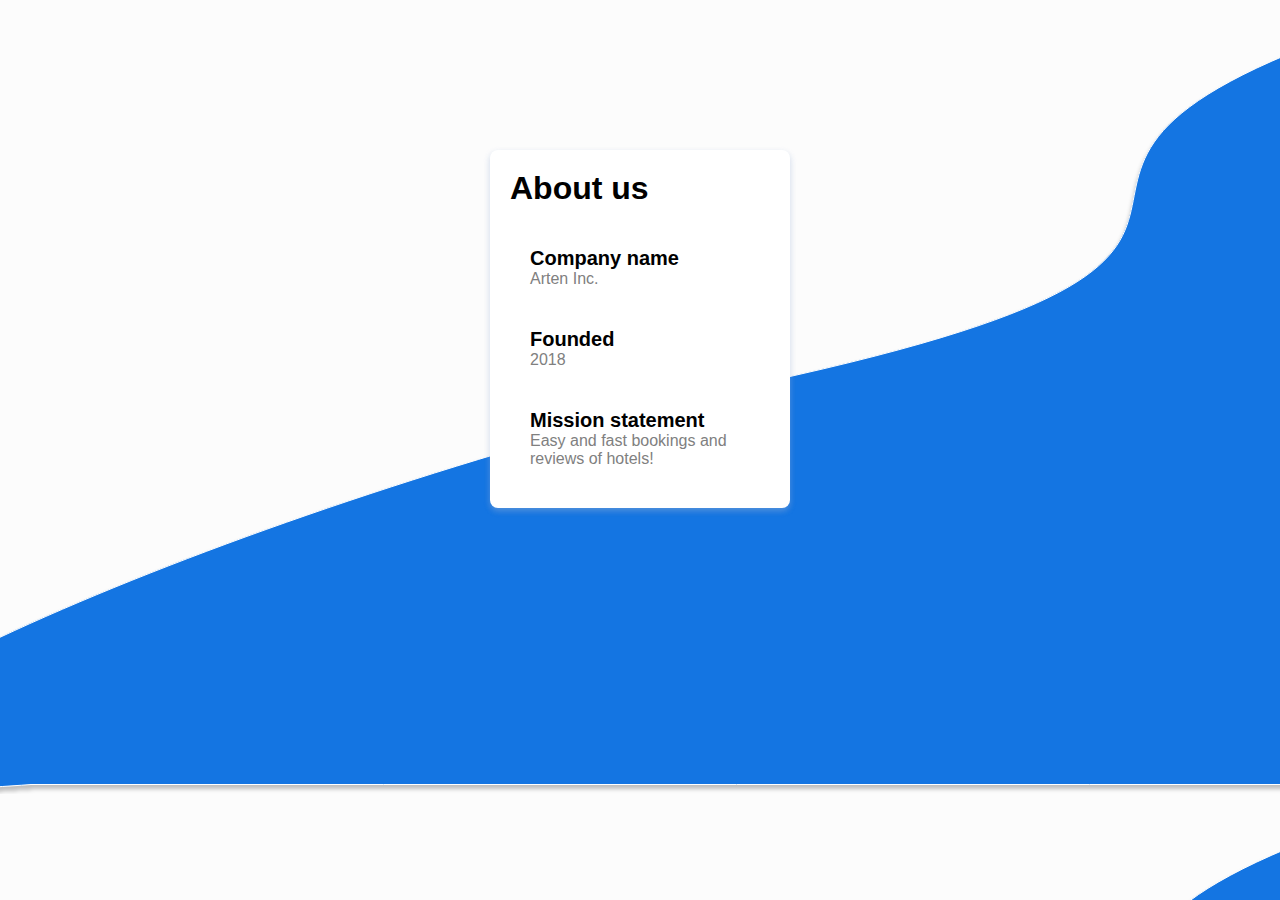
<file: html/aboutUs.html>
<!DOCTYPE html>
<html lang="en">

<head>
    <meta charset="utf-8" />
    <title>Arten - aboutUs</title>
    <meta name="viewport" content="width=device-width, initial-scale=1" />
    <link rel="stylesheet" type="text/css" media="screen" href="../style/aboutUs.css" />
    <link href="https://fonts.googleapis.com/css?family=Lato" rel="stylesheet" />
</head>

<body>
    <div class="AboutUs__main__container">
        <div class="main__content">
            <h1 class="main__content__header">About us</h1>
            <div class="main__content__input__container">
                <div class="content__container">
                    <h2 class="default__input__header">Company name</h2>
                    <p class="default_content_information">Arten Inc.</p>
                </div>
                <div class="content__container">
                    <h2 class="default__input__header">Founded</h2>
                    <p class="default_content_information">2018</p>
                </div>
                <div class="content__container">
                    <h2 class="default__input__header">Mission statement</h2>
                    <p class="default_content_information">Easy and fast bookings and reviews of hotels!</p>
                </div>

            </div>
        </div>

    </div>

</body>

</html>
</file>
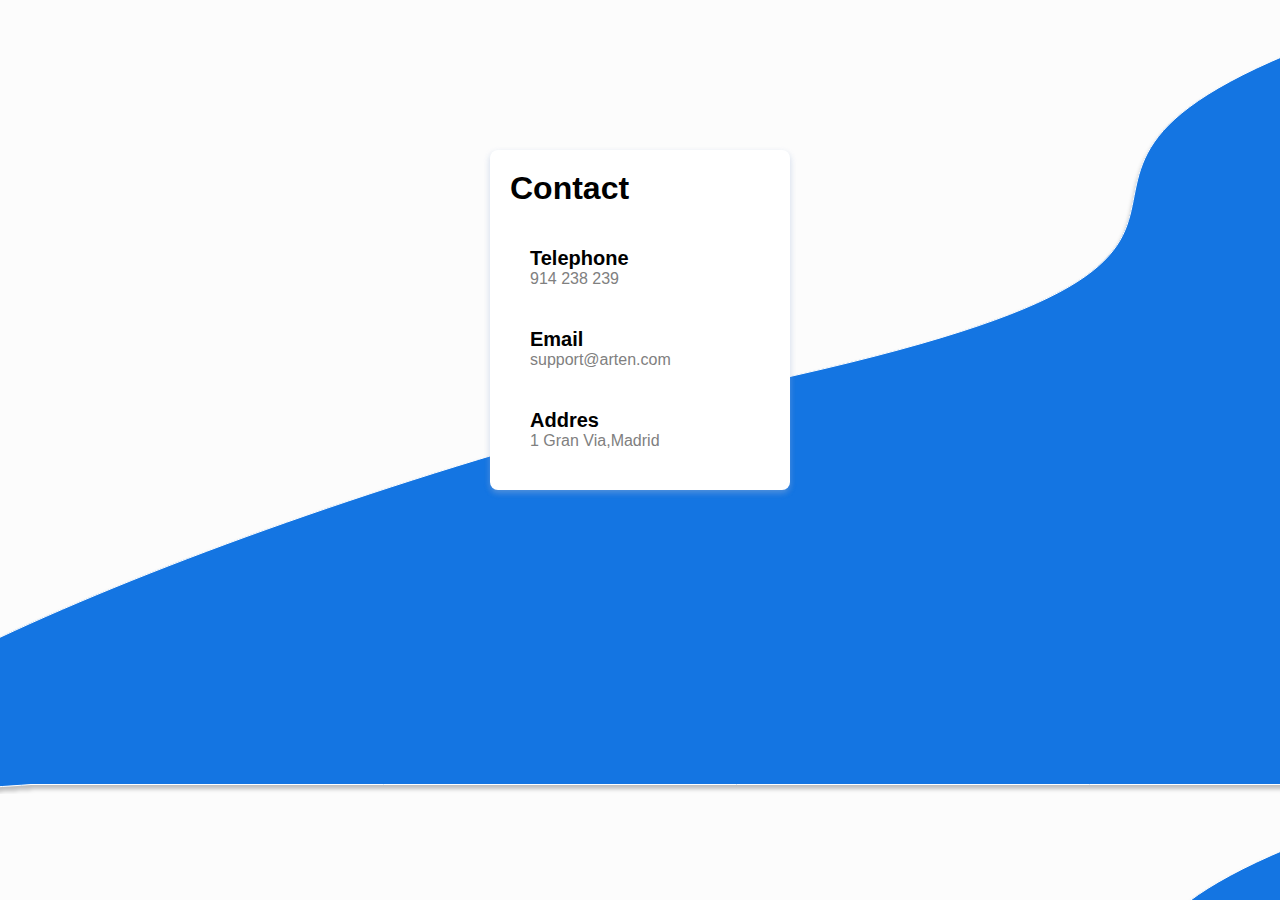
<file: html/help.html>
<!DOCTYPE html>
<html lang="en">

<head>
  <meta charset="utf-8" />
  <title>Arten - help</title>
  <meta name="viewport" content="width=device-width, initial-scale=1" />
  <link rel="stylesheet" type="text/css" media="screen" href="../style/help.css" />
  <link href="https://fonts.googleapis.com/css?family=Lato" rel="stylesheet" />
</head>

<body>
    <div class="Help__main__container">
        <div class="main__content">
            <h1 class="main__content__header">Contact</h1>
            <div class="main__content__input__container">
                <div class="content__container">
                    <h2 class="default__input__header">Telephone</h2>
                    <p class="default_content_information">914 238 239</p>
                </div>
                <div class="content__container">
                    <h2 class="default__input__header">Email</h2>
                    <p class="default_content_information">support@arten.com</p>
                </div>
                <div class="content__container">
                    <h2 class="default__input__header">Addres</h2>
                    <p class="default_content_information">1 Gran Via,Madrid</p>
                </div>
                 
            </div>
        </div> 
     
    </div>
  
</body>

</html>
</file>
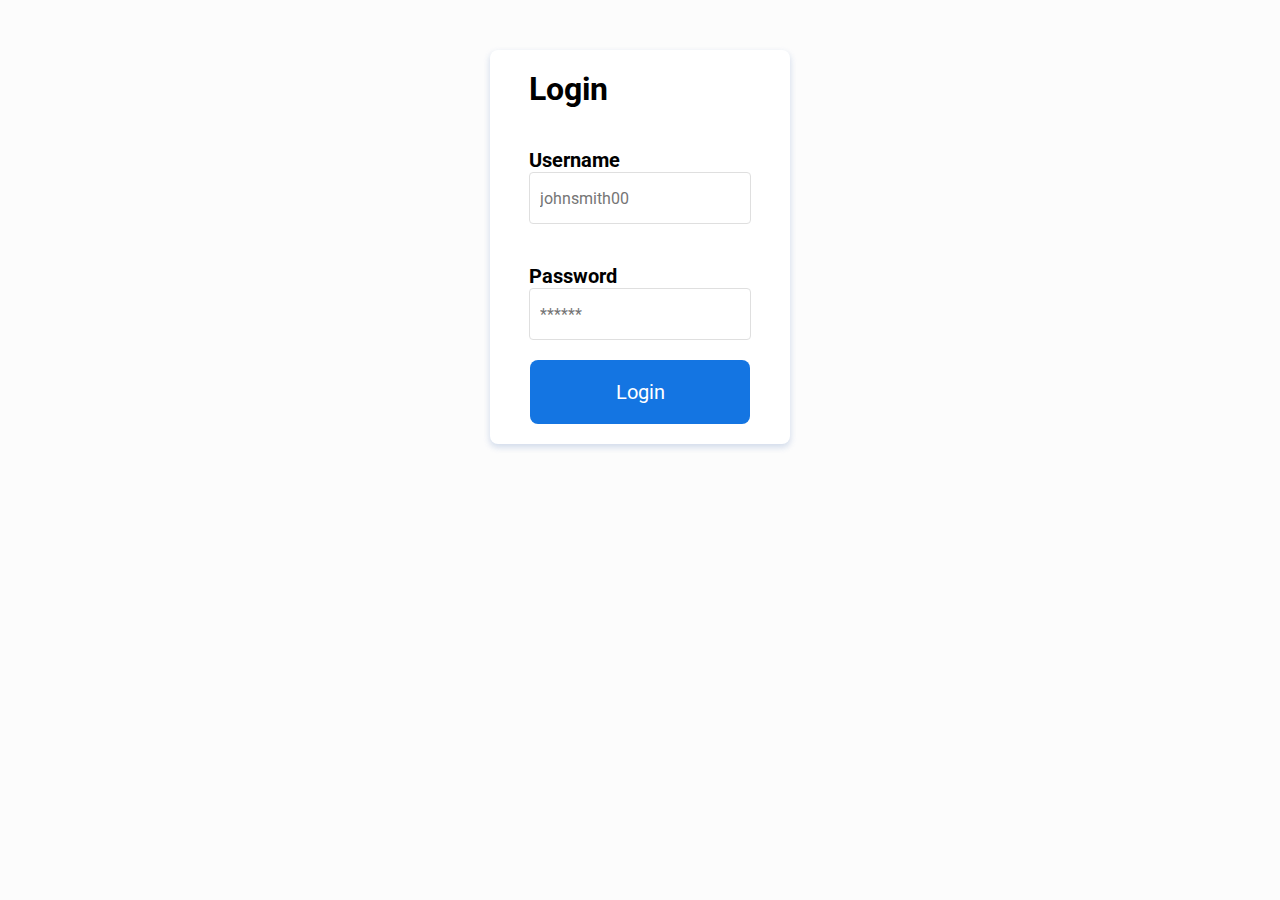
<file: html/login.html>
<!DOCTYPE html>
<html lang="en">

<head>
    <title>Register</title>
    <meta charset="utf-8" />
    <meta name="viewport" content="width=device-width, initial-scale=1">
    <link rel="stylesheet" type="text/css" media="screen" href="../style/main.css" />
    <link rel="stylesheet" type="text/css" media="screen" href="../style/login.css" />
    <link href="https://fonts.googleapis.com/css?family=Roboto:100,300,400,500,700" rel="stylesheet">
    <script src="https://ajax.googleapis.com/ajax/libs/jquery/3.3.1/jquery.min.js"></script>
    <script src="../js/login.js"></script>
</head>

<body>
    <div class="login__main__container">
        <form id="form__login" onsubmit="onFormSubmit()">
            <div class="main__content">
                <div class="main__content__inputs">
                    <h1 class="main__content__header">Login</h1>
                    <div class="main__content__input__container">
                        <p class="default__input__header">Username</p>
                        <input placeholder="johnsmith00" required name="username" class="default__input login__input" />
                    </div>
                    <div class="main__content__input__container">
                        <p class="default__input__header">Password</p>
                        <input placeholder="******" type="password" name="password" required class="default__input login__input" />
                    </div>
                </div>
                <div class="main__content__login__button">
                    <input type="submit" value="Login" class="main__content__login__submit" />
                </div>
            </div>
        </form>
    </div>


</body>

</html>
</file>
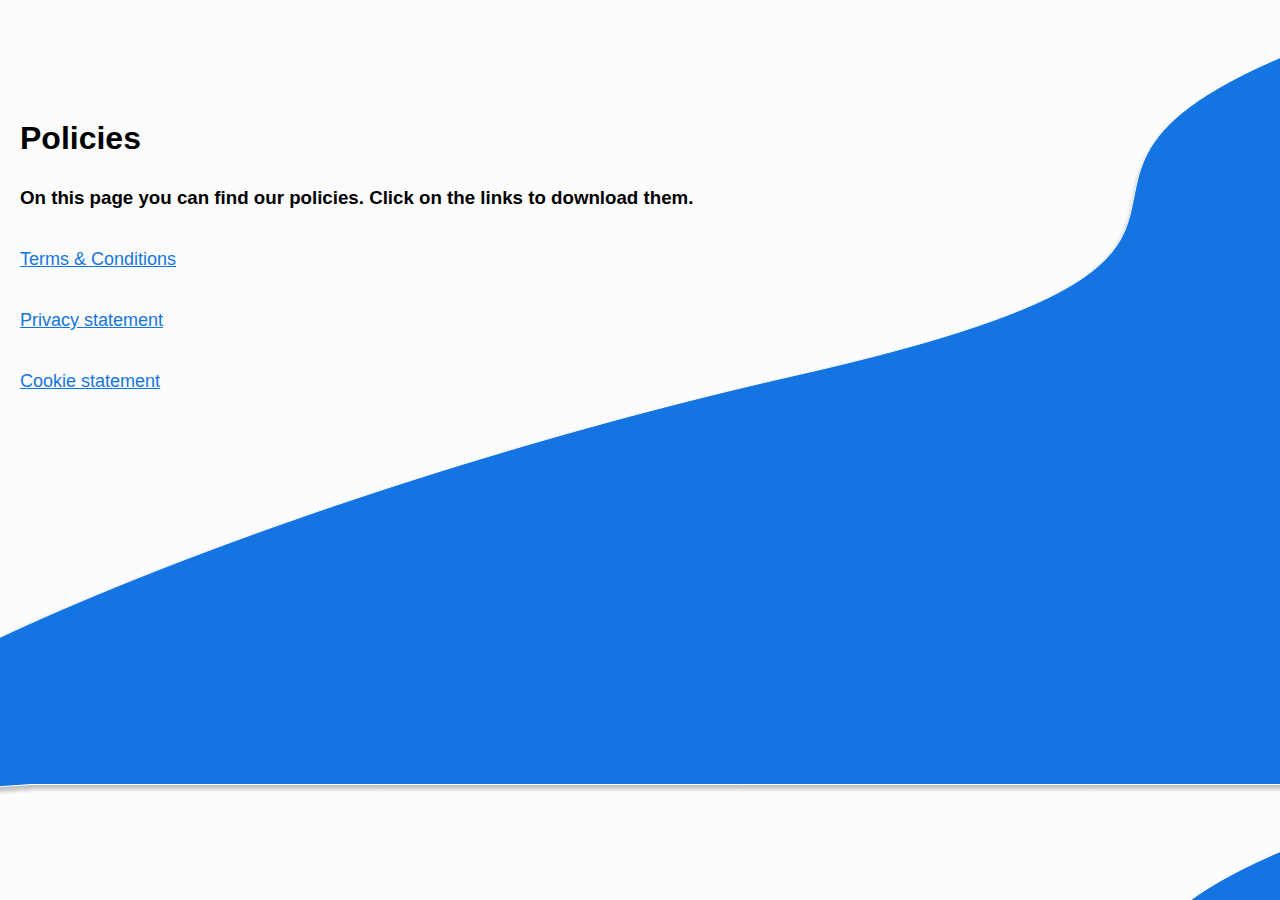
<file: html/policies.html>
<!DOCTYPE html>
<html lang="en">

<head>
    <meta charset="utf-8" />
    <title>Arten - Policies</title>
    <meta name="viewport" content="width=device-width, initial-scale=1" />
    <link rel="stylesheet" type="text/css" media="screen" href="../style/policies.css" />
    <link href="https://fonts.googleapis.com/css?family=Lato" rel="stylesheet" />
</head>

<body>
    <div class="policies__main__container">
        <h1 class="main__content__header">Policies</h1>
        <h3 class="policies__main__container__subheader">On this page you can find our policies. Click on the links to
            download them.</h2>
            <a class="policies__main__container__link" href="">Terms & Conditions</a>
            <a class="policies__main__container__link" href="">Privacy statement</a>
            <a class="policies__main__container__link" href="">Cookie statement</a>
    </div>

</body>

</html>
</file>
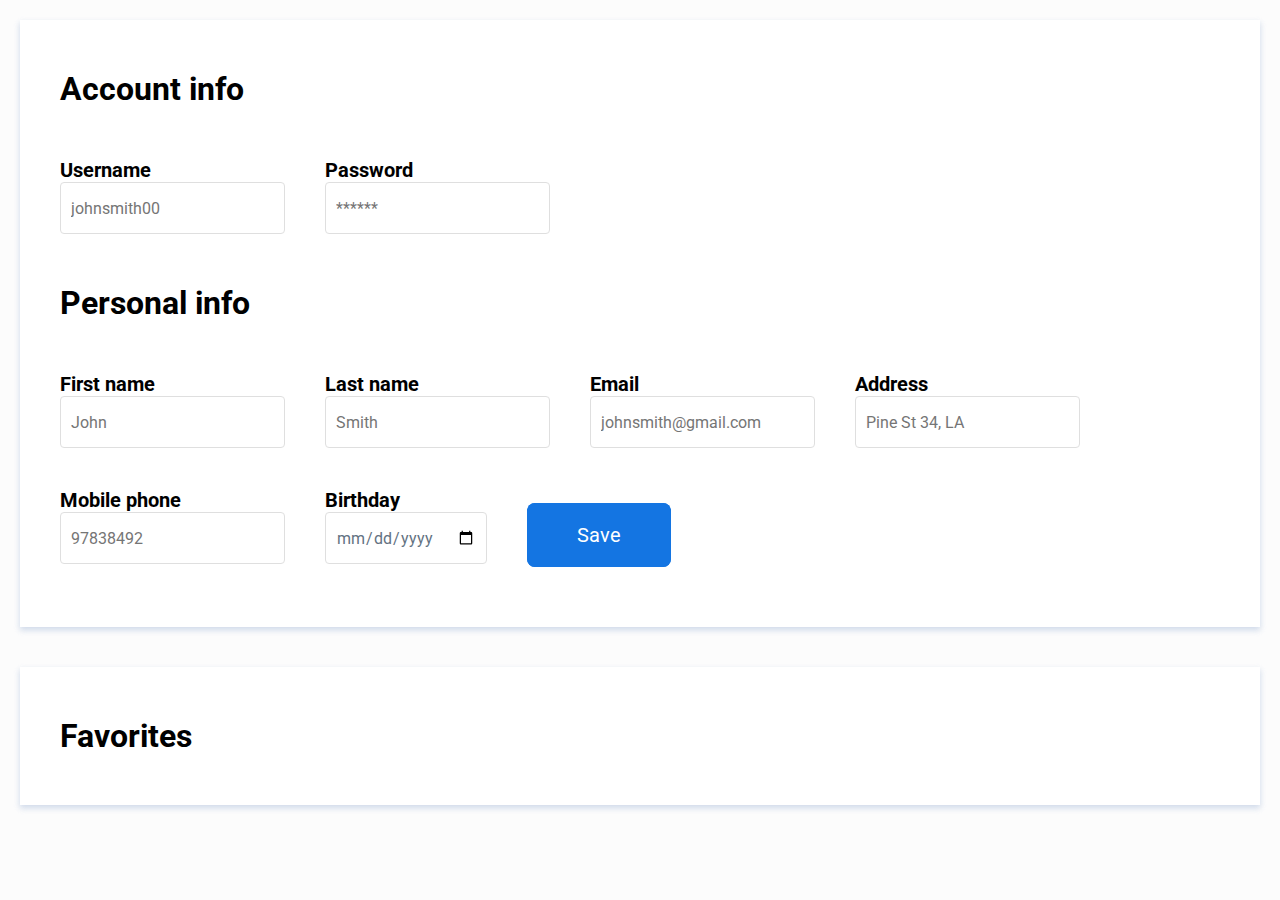
<file: html/profile.html>
<!DOCTYPE html>
<html lang="en">

<head>
    <title>Profile</title>
    <meta charset="utf-8" />
    <meta name="viewport" content="width=device-width, initial-scale=1">
    <link rel="stylesheet" type="text/css" media="screen" href="../style/profile.css" />
    <link rel="stylesheet" type="text/css" media="screen" href="../style/register.css" />
    <link rel="stylesheet" type="text/css" media="screen" href="../style/searchResults.css" />

    <link href="https://fonts.googleapis.com/css?family=Roboto:100,300,400,500,700" rel="stylesheet">
    <script src="https://ajax.googleapis.com/ajax/libs/jquery/3.3.1/jquery.min.js"></script>
    <script src="../js/profile.js"></script>
</head>

<body>
    <!-- PROFILE -->
    <div class="register__main__container">
        <div class="default__container">
            <form id="form__register" name="form__register" onsubmit="onFormSubmit()">
                <h1 class="main__content__header">Account info</h1>
                <div class="main__content__inputs">
                    <div class="main__content__input__container--noFlex">
                        <p class="default__input__header">Username</p>
                        <input placeholder="johnsmith00" required name="username" class="default__input" />
                    </div>
                    <div class="main__content__input__container--noFlex">
                        <p class="default__input__header">Password</p>
                        <input placeholder="******" type="password" name="password" required class="default__input"
                            pattern="[A-Za-z0-9][A-Za-z0-9][A-Za-z0-9][A-Za-z0-9][A-Za-z0-9][A-Za-z0-9][A-Za-z0-9][A-Za-z0-9]" />
                    </div>
                </div>
                <h1 class="main__content__header">Personal info</h1>
                <div class="main__content__inputs">
                    <div class="main__content__input__container--noFlex">
                        <p class="default__input__header">First name</p>
                        <input id="personal_info_first_name" placeholder="John" name="firstName" required class="default__input" />
                    </div>
                    <div class="main__content__input__container--noFlex">
                        <p class="default__input__header">Last name</p>
                        <input id="personal_info_last_name" placeholder="Smith" name="lastName" required class="default__input" />
                    </div>
                    <div class="main__content__input__container--noFlex">
                        <p class="default__input__header">Email</p>
                        <input id="personal_info_email" placeholder="johnsmith@gmail.com" name="email" required class="default__input" />
                    </div>
                    <div class="main__content__input__container--noFlex">
                        <p class="default__input__header">Address</p>
                        <input id="personal_info_address" placeholder="Pine St 34, LA" name="address" required class="default__input" />
                    </div>
                    <div class="main__content__input__container--noFlex">
                        <p class="default__input__header">Mobile phone</p>
                        <input id="personal_info_phone" type="number" placeholder="97838492" name="phone" class="default__input" />
                    </div>
                    <div class="main__content__input__container--noFlex">
                        <p class="default__input__header">Birthday</p>
                        <input id="personal_info_birthday" type="date" name="birthday" required class="default__input" />
                    </div>
                    <div class="main__content__input__container--noFlex">
                        <div class="main__content__save__button">
                            <input type="submit" value="Save" class="main__content__register__submit" />
                        </div>
                    </div>
                </div>
            </form>
        </div>
        <div class="default__container">
            <h1 class="main__content__header">Favorites</h1>
            <div class="main__content__favorites">
                <div class="containerItems">
                </div>
            </div>
        </div>
    </div>

</body>

</html>
</file>
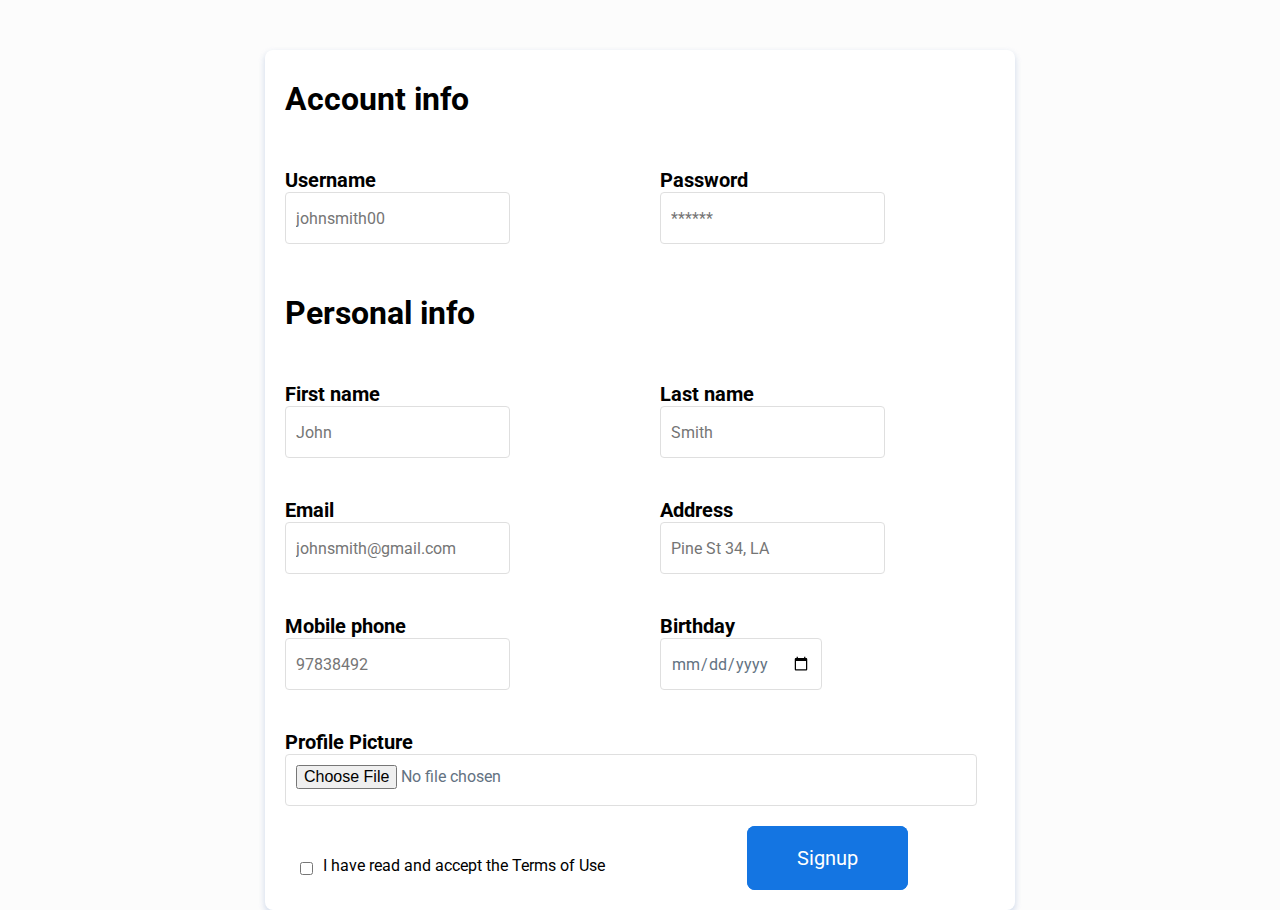
<file: html/register.html>
<!DOCTYPE html>
<html lang="en">

<head>
    <title>Register</title>
    <meta charset="utf-8" />
    <meta name="viewport" content="width=device-width, initial-scale=1">
    <link rel="stylesheet" type="text/css" media="screen" href="../style/main.css" />
    <link rel="stylesheet" type="text/css" media="screen" href="../style/register.css" />
    <link href="https://fonts.googleapis.com/css?family=Roboto:100,300,400,500,700" rel="stylesheet">
    <script src="https://ajax.googleapis.com/ajax/libs/jquery/3.3.1/jquery.min.js"></script>
    <script src="../js/register.js"></script>
</head>

<body>
    <div class="register__main__container center">
        <div class="main__content">
            <form id="form__register" name="form__register" onsubmit="onFormSubmit()">
                <h1 class="main__content__header">Account info</h1>
                <div class="main__content__inputs">
                    <div class="main__content__input__container">
                        <p class="default__input__header">Username</p>
                        <input placeholder="johnsmith00" required name="username" class="default__input" />
                    </div>
                    <div class="main__content__input__container">
                        <p class="default__input__header">Password</p>
                        <input placeholder="******" type="password" name="password" required class="default__input"
                            pattern="[A-Za-z0-9][A-Za-z0-9][A-Za-z0-9][A-Za-z0-9][A-Za-z0-9][A-Za-z0-9][A-Za-z0-9][A-Za-z0-9]" />
                    </div>
                </div>
                <h1 class="main__content__header">Personal info</h1>
                <div class="main__content__inputs">
                    <div class="main__content__input__container">
                        <p class="default__input__header">First name</p>
                        <input placeholder="John" name="firstName" required class="default__input" />
                    </div>
                    <div class="main__content__input__container">
                        <p class="default__input__header">Last name</p>
                        <input placeholder="Smith" name="lastName" required class="default__input" />
                    </div>
                    <div class="main__content__input__container">
                        <p class="default__input__header">Email</p>
                        <input placeholder="johnsmith@gmail.com" name="email" required class="default__input" />
                    </div>
                    <div class="main__content__input__container">
                        <p class="default__input__header">Address</p>
                        <input placeholder="Pine St 34, LA" name="address" required class="default__input" />
                    </div>
                    <div class="main__content__input__container">
                        <p class="default__input__header">Mobile phone</p>
                        <input type="number" placeholder="97838492" name="phone" class="default__input" />
                    </div>
                    <div class="main__content__input__container">
                        <p class="default__input__header">Birthday</p>
                        <input type="date" name="birthday" required class="default__input" />
                    </div>
                    <div class="main__content__input__container">
                        <p class="default__input__header">Profile Picture</p>
                        <input type="file" id="file__input__profilePicture" name="profilePicture" accept="image/*"
                            class="default__input" />
                    </div>
                    <div class="main__content__bottom__container">
                        <div class="main__content__input__container__checkbox">
                            <input type="checkbox" class="checkbox" id="terms" />
                            <label class="label" for="terms">I have read and accept the Terms of Use</label>
                        </div>
                        <div class="main__content__signup__button__container">
                            <div class="main__content__signup__button">
                                <input type="submit" value="Signup" class="main__content__register__submit" />
                            </div>
                        </div>
                    </div>
                </div>
            </form>
        </div>
    </div>


</body>

</html>
</file>
<file: style/aboutUs.css>
@import 'global.css';
body {
  background-image: url("../images//frontpage/background.svg");
}

.AboutUs__main__container {
  display: flex;
  justify-content: center;
  align-items: center;
  padding-top: 100px;
}

.main__content {
  margin-top: 50px;
  width: 300px;
  background-color: white;
  display: flex;
  flex-direction: column;
  align-items: left;
  box-shadow: var(--default-shadow);
  border-radius: 8px;
}

.main__content__input__container {
  padding: 20px;
}

.main__content__header {
  padding: 20px;
  padding-bottom: 0px;
}

.content__container {
  padding: 20px;
}

.default_content_information {
  color: gray;
}
</file>
<file: style/help.css>
@import 'global.css';
body {
  background-image: url("../images//frontpage/background.svg");
}

.Help__main__container {
  display: flex;
  justify-content: center;
  align-items: center;
  padding-top: 100px;
}

.main__content {
  margin-top: 50px;
  width: 300px;
  background-color: white;
  display: flex;
  flex-direction: column;
  align-items: left;
  box-shadow: var(--default-shadow);
  border-radius: 8px;
}

.main__content__input__container {
  padding: 20px;
}

.main__content__header {
  padding: 20px;
  padding-bottom: 0px;
}

.content__container {
  padding: 20px;
}

.default_content_information {
  color: gray;
}
</file>
<file: style/main.css>
@import "global.css";
.personal__information__text {
  color: var(--grey-font);
  font-size: 14px;
}

/* CONTAINERS */

.content__container {
  display: flex;
  flex-wrap: wrap;
  margin: var(--default-margin);
}

.left__container {
  flex: 1;
  box-shadow: var(--default-shadow);
  margin-right: var(--default-margin);
  background-color: white;
}

.right__container {
  flex: 2;
  box-shadow: var(--default-shadow);
  background-color: white;
}

.header__container {
  box-shadow: var(--default-shadow);
  margin-bottom: var(--default-margin);
  padding: var(--default-padding);
  background-color: white;
  display: flex;
  flex-direction: row;
  justify-content: space-between;
  align-items: center;
}

.footer__container {
  box-shadow: var(--default-shadow);
  margin-bottom: var(--default-margin);
  margin-left: 0px;
  margin-right: 0px;
  padding: var(--default-padding);
  display: flex;
  justify-content: center;
  background-color: white;
}

/* HEADER */

.header__logo {
  width: 154px;
  height: 42px;
}

.header__text {
  margin-left: 10px;
}

.header__logo__container {
  display: flex;
  flex-direction: row;
  align-items: center;
  cursor: pointer;
}

.header__button__container {
  display: flex;
  flex-direction: row;
  height: 40px;
  justify-content: space-between;
  align-items: center;
}

.register__button {
  background-color: var(--main-color);
  color: white;
  cursor: pointer;
  padding: 15px 30px 15px 30px;
  display: flex;
  align-items: center;
  border-radius: 8px;
  font-size: 15px;
  font-weight: bold;
  cursor: pointer;
}

.register__button:hover {
  background-color: var(--main-color-darker);
}

.login__logout__button {
  margin-left: 20px;
  margin-right: 15px;
  cursor: pointer;
  font-weight: bold;
}

.header__button {
  margin-left: 20px;
  margin-right: 20px;
  cursor: pointer;
  font-weight: bold;
}

/* PROFILE */

.profile__container {
  padding: var(--default-padding);
  display: flex;
  flex-direction: row;
  visibility: visible;
}

.profile__container__mobile {
  visibility: hidden;
  width: 0px;
  height: 0px;
}

.profile__text__container {
  display: flex;
  flex-direction: column;
  justify-content: center;
  margin-left: var(--default-margin);
}

.profile__subheader {
  color: var(--grey-font);
}

.profile__img {
  width: 60px;
  height: 60px;
  border-radius: 50%;
  object-fit: contain;
}

/* PERSONAL INFORMATION  */

.personal__information__container {
  display: flex;
  flex-direction: column;
  padding: var(--default-padding);
}

/* OPINIONS */

.opinions__container {
  padding: var(--default-padding);
  display: flex;
  flex-direction: column;
}

.opinions__selection {
  display: flex;
  padding: 10px 10px 10px 0px;
  cursor: pointer;
}

.opinions__img {
  width: 40px;
  height: 40px;
  object-fit: fill;
  border-radius: 20px;
}

.opinions__text__container {
  display: flex;
  flex-direction: column;
  margin-left: var(--default-margin);
}

.opinions__subheader {
  color: var(--grey-font);
  font-size: 14px;
}

/* PREFERENCES */

.preferences__container {
  padding: var(--default-padding);
}

.preferences__header__container {
  display: flex;
  justify-content: space-between;
  flex-direction: row;
}

.preferences__selections__container {
  display: flex;
  padding: 10px 10px 10px 0px;
  flex-wrap: wrap;
}

.preferences__add__button {
  color: white;
  background-color: var(--secondary-color);
  width: 25px;
  height: 25px;
  border-radius: 50%;
  display: flex;
  justify-content: center;
  align-items: center;
  box-shadow: var(--default-shadow);
  cursor: pointer;
}

.preferences__selection {
  background-color: var(--main-color);
  border-radius: 20px;
  padding: 10px 15px 10px 10px;
  display: flex;
  flex-direction: row;
  justify-content: space-between;
  align-items: center;
  height: 15px;
  margin: var(--default-margin);
  box-shadow: var(--default-shadow);
}

.preferences__selection__input {
  color: white;
  background-color: var(--main-color);
  border: none;
  outline: none;
  font-size: 14px;
  padding: 5px;
}

.preferences__selection__img {
  width: 10px;
  height: 10px;
  cursor: pointer;
}

/* FOOTER */

.footer__container {
  display: flex;
  flex-direction: column;
  align-items: center;
}

.footer__copyright {
  color: var(--grey-font);
  font-size: 12px;
}

.footer__link__container {
  display: flex;
  flex-direction: row;
}

.footer__link__inner__container {
  position: relative;
}

.footer__link {
  margin: 10px 10px 5px 10px;
  text-decoration: none;
  color: var(--grey-font);
  font-size: 15px;
}

.footer__link__seperator {
  width: 1px;
  height: 15px;
  position: absolute;
  right: 0px;
  top: 5px;
  background-color: gray;
}

.left__container__header {
  cursor: pointer;
}

/* OTHER CONTENT */

.content__container__frontpage {}

.content__container__register {
  display: none;
}

.content__container__login {
  display: none;
}

.content__container__register iframe {
  height: 1000px;
}

/* OTHER */

iframe {
  border: none;
  width: 100%;
  height: 760px;
}

#register {
  height: 1000px;
}

#login {
  height: 650px;
}

#personal_info {
  height: 900px;
}

#searchResults {
  height: 720px;
}

#detailView {
  height: 1800px;
}

#profile {
  height: 1500px;
}

a {
  text-decoration: none;
  color: black;
}

#main>iframe:not(:first-child) {
  display: none;
}

.navbar__image {
  display: none;
  width: 0px;
  height: 0px;
}

@media (max-width: 768px) {
  .header__container {
    flex-direction: column;
  }
  .opinions__selection, .preferences__selection, .preferences__add__button, .personal__information__text {
    display: none;
  }
  .content__container {
    flex-direction: column;
  }
  iframe {
    height: 1200px;
  }
  .right__container {
    margin-top: 10px;
  }
  .left__container {
    width: 100%;
    display: flex;
    flex-direction: row;
    flex-wrap: wrap;
    justify-content: space-between;
  }
  .profile__container {
    flex-basis: 100%;
    visibility: visible;
  }
  .profile__container__mobile {
    visibility: hidden;
  }
}

@media (max-width: 600px) {
  .left__container {
    position: fixed;
    bottom: 0;
    left: 0;
    z-index: 100;
    width: 100%;
    display: flex;
    flex-direction: row;
    flex-wrap: wrap;
    justify-content: space-between;
    font-size: 10px;
  }
  .profile__container {
    visibility: hidden;
    height: 0px;
    padding: 0px;
  }
  .profile__container__mobile {
    padding: var(--default-padding);
    display: flex;
    flex-direction: row;
    visibility: visible;
    width: 100%;
    background-color: white;
    box-shadow: var(--default-shadow);
    height: auto;
  }
  iframe {
    height: 1300px;
  }
  .preferences__header__container, .personal__information__container, .personal__information__link, .opinions__container {
    display: flex;
    align-items: center;
    flex-direction: column;
  }
  .navbar__image {
    display: block;
    cursor: pointer;
    width: 30px;
    height: 30px;
  }
}
</file>
<file: style/login.css>
@import 'global.css';
.login__main__container {
  display: flex;
  background-color: #fcfcfc;
  justify-content: center;
  align-items: center;
}

.main__content {
  margin-top: 50px;
  width: 300px;
  background-color: white;
  display: flex;
  flex-direction: column;
  align-items: center;
  box-shadow: var(--default-shadow);
  border-radius: 8px;
}

.main__content__inputs {
  display: flex;
  flex-direction: column;
}

.main__content__input__container {
  flex: 1;
  padding: 20px;
}

.main__content__login__button {
  background-color: var(--main-color);
  border: none;
  color: white;
  cursor: pointer;
  width: 160px;
  padding: 20px 30px 20px 30px;
  display: flex;
  align-items: center;
  justify-content: center;
  border-radius: 8px;
  margin-bottom: 20px;
  outline: none;
  text-align: center;
}

.main__content__login__submit {
  background-color: var(--main-color);
  border: none;
  outline: none;
  color: white;
  font-size: 20px;
}

.login__input {
  width: 200px;
}

.main__content__header {
  padding: 20px;
}
</file>
<file: style/policies.css>
@import 'global.css';
body {
  background-image: url("../images//frontpage/background.svg");
}

.policies__main__container {
  display: flex;
  flex-direction: column;
  padding-top: 100px;
}

.policies__main__container__subheader {
  padding: 30px 20px 20px 20px;
}

.policies__main__container__link {
  color: var(--main-color);
  padding: 20px;
  font-size: 18px;
}

.main__content {
  margin-top: 50px;
  width: 300px;
  background-color: white;
  display: flex;
  flex-direction: column;
  align-items: left;
  box-shadow: var(--default-shadow);
  border-radius: 8px;
}

.main__content__input__container {
  padding: 20px;
}

.main__content__header {
  padding: 20px;
  padding-bottom: 0px;
}

.content__container {
  padding: 20px;
}

.default_content_information {
  color: gray;
}
</file>
<file: style/profile.css>
.main__content__input__container--noFlex {
    padding: 20px;
}

.main__content__save__button {
    background-color: var(--main-color);
    border: none;
    color: white;
    cursor: pointer;
    display: flex;
    align-items: center;
    justify-content: center;
    margin-bottom: 20px;
    outline: none;
    text-align: center;
    border-radius: 8px;
    margin-top: 15px;
}

.main__content__favorites {
    display: flex;
    flex-direction: column;
    align-items: center;
}
</file>
<file: style/register.css>
@import 'global.css';
.register__main__container {
  display: flex;
  flex-direction: column;
  background-color: #fcfcfc;
}

.center {
  align-items: center;
}

.register__left__container {
  flex: 1;
}

.register__right__container {
  flex: 1;
  position: relative;
  justify-content: center;
}

.register__right__container__image {
  width: 100%;
  position: absolute;
  top: 50%;
  left: 50%;
  transform: translate(-50%, -50%);
}

.label {
  margin-bottom: 5px;
}

.main__content {
  margin-top: 50px;
  width: 750px;
  background-color: white;
  display: flex;
  flex-direction: column;
  align-items: center;
  box-shadow: var(--default-shadow);
  border-radius: 8px;
}

.main__content__input__container__checkbox {
  display: flex;
  flex: 1;
  justify-content: center;
  align-items: center;
  border: none;
}

.checkbox {
  margin-right: 10px;
}

.main__content__buttons {
  margin-top: 30px;
  display: flex;
  flex-direction: row;
}

#file__input__profilePicture {
  width: 670px;
}

.main__content__header {
  padding: 30px;
  margin-left: -10px;
}

.main__content__signup__button {
  background-color: var(--main-color);
  border: none;
  color: white;
  cursor: pointer;
  display: flex;
  align-items: center;
  justify-content: center;
  margin-bottom: 20px;
  outline: none;
  text-align: center;
  border-radius: 8px;
}

.main__content__signup__button__container {
  flex: 1;
  display: flex;
  justify-content: center;
  align-items: center;
}

.main__content__register__submit {
  background-color: var(--main-color);
  border: none;
  outline: none;
  color: white;
  font-size: 20px;
  padding: 20px 50px 20px 50px;
  border-radius: 8px;
  cursor: pointer;
}

.main__content__input__container {
  flex: 1;
  padding: 20px;
}

.main__content__bottom__container {
  width: 100%;
  display: flex;
  flex-direction: row;
  justify-content: center;
  align-items: center;
}

.main__content__inputs {
  display: flex;
  flex-wrap: wrap;
  flex-direction: row;
}
</file>
<file: style/searchResults.css>
@import "global.css";
body {
    background-image: none;
}

.leftContainer--smaller {
    display: flex;
    flex: 1;
}

.rightContainer--bigger {
    display: flex;
    flex: 1.5;
    flex-direction: column;
    align-items: center;
    overflow: scroll;
    height: 680px;
    min-width: 400px;
}

.leftContainer__search--searchResults {
    padding: 20px;
    box-shadow: var(--default-shadow);
    background-color: white;
    margin-left: 20px;
}

.containerItems {
    display: flex;
    flex-wrap: wrap;
    justify-content: center;
}

.container__item__image {
    width: 100%;
    height: 50%;
    object-fit: cover;
    border-radius: 8px;
    border-bottom-left-radius: 0px;
    border-bottom-right-radius: 0px;
}

.container__item {
    box-shadow: var(--default-shadow);
    margin: 15px;
    height: 300px;
    flex: 0 0 25%;
    border-radius: 8px;
    text-align: center;
    display: flex;
    flex-direction: column;
    position: relative;
    overflow: visible;
    cursor: pointer;
}

.container__item:hover {
    box-shadow: var(--default-shadow-hover)
}

.container__item__text {
    font-weight: bold;
    font-size: 15px;
}

.container__favoriteContainer {
    position: absolute;
    top: -10px;
    right: -10px;
    height: 40px;
    width: 40px;
    background-color: white;
    display: flex;
    align-items: center;
    justify-content: center;
    margin: auto;
    border-radius: 20px;
    box-shadow: var(--default-shadow)
}

.container__favoriteContainer__image {
    width: 20px;
    height: 20px;
}

.container__headerText {
    display: flex;
    justify-content: space-between;
    padding: 10px 10px 10px 10px;
}

.container__item__subtext {
    color: var(--grey-font);
    font-weight: lighter;
    font-size: 11px;
    padding: 5px 10px 10px 10px;
    text-align: left;
}

#empty {
    display: flex;
    flex-direction: column;
    justify-content: center;
    align-items: center;
    text-align: center;
    padding: 50px;
}

#emptyImage {
    width: 50%;
    height: auto;
    margin-bottom: 50px;
}

.rightContainer__top {
    display: flex;
    flex-direction: row;
    justify-content: space-between;
    width: 80%;
}

.select {
    outline: none;
    border: 1px var(--grey-font) solid;
    padding: 10px;
    border-radius: 8px;
    text-indent: 1px;
    text-overflow: '';
    /* for Firefox */
    -moz-appearance: none;
    /* for Chrome */
    -webkit-appearance: none;
}

.select::-ms-expand {
    display: none;
}
</file>
